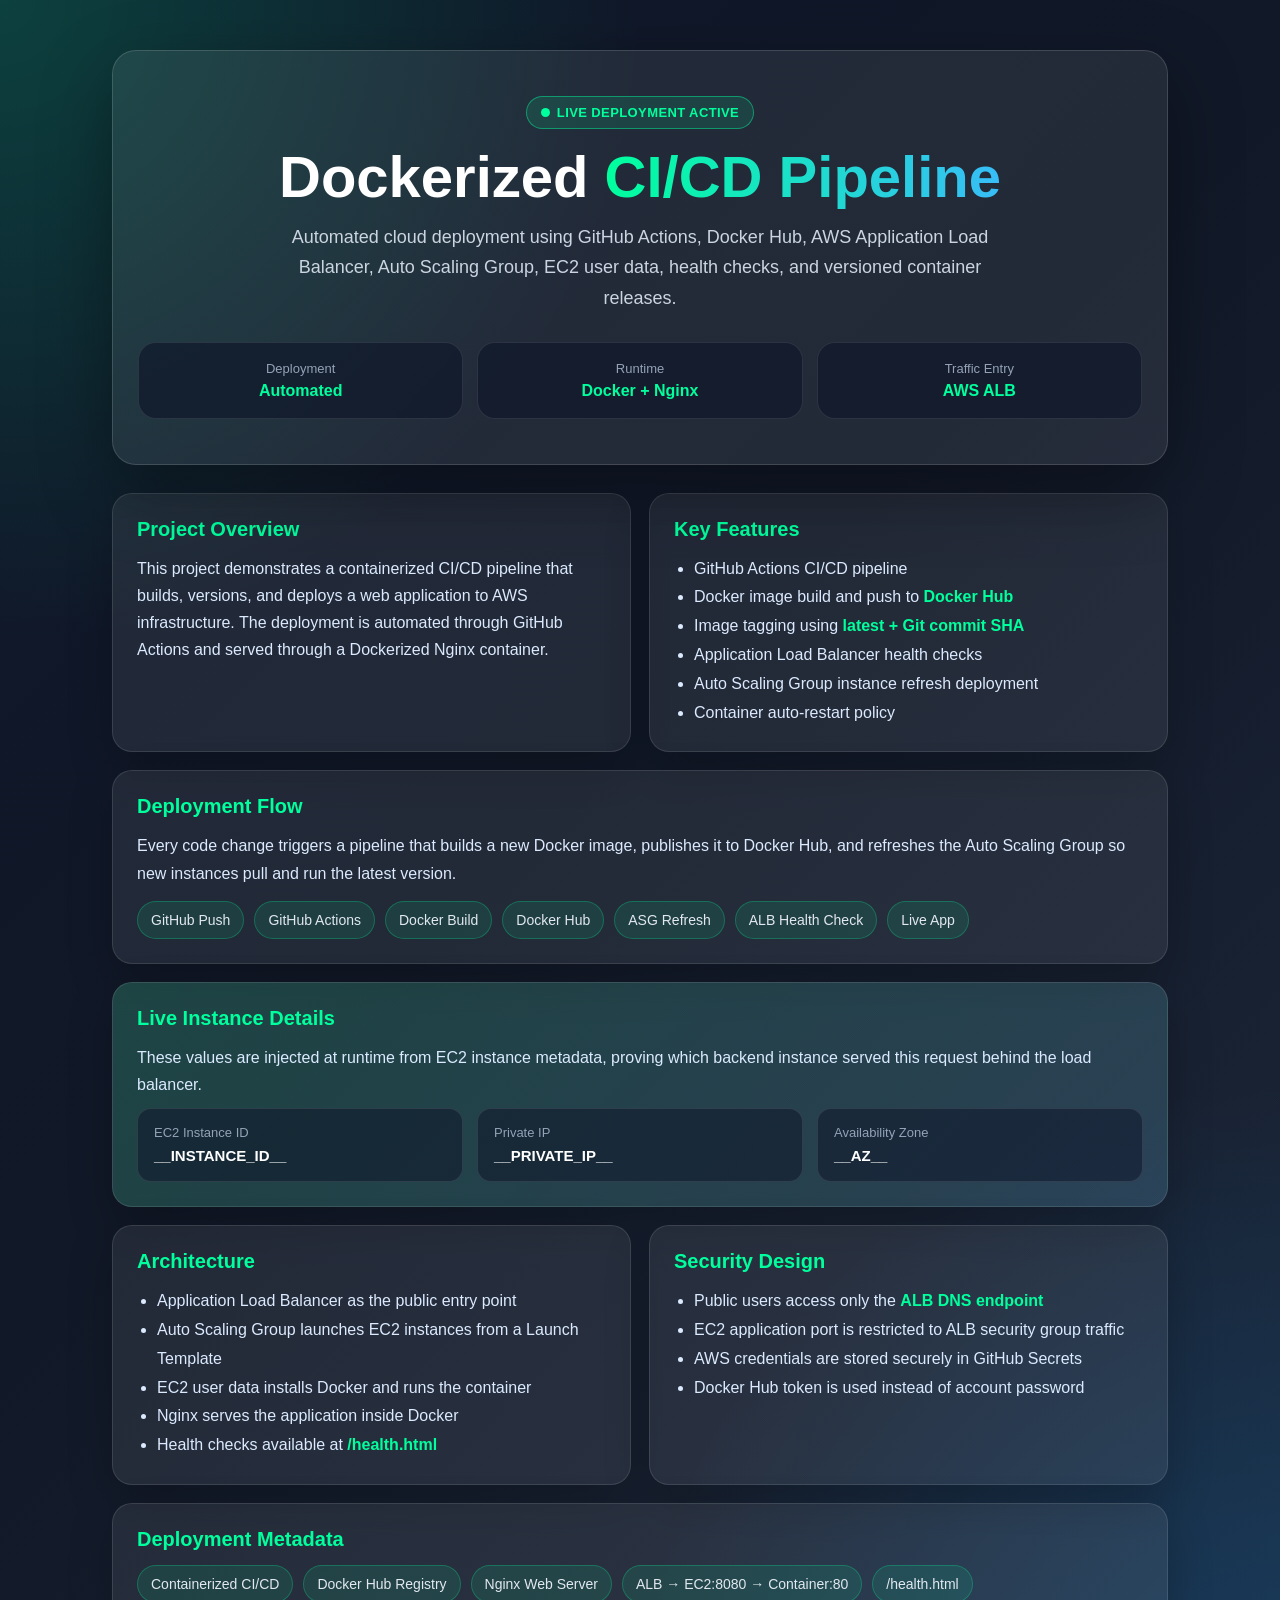
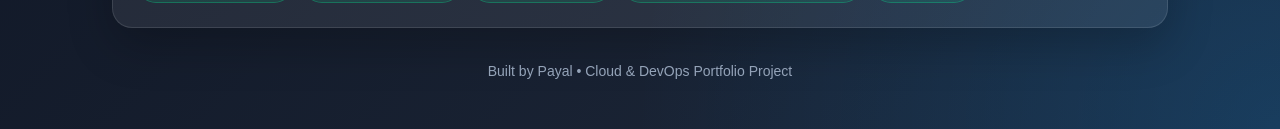
<file: index.html>
<!DOCTYPE html>
<html lang="en">
<head>
  <meta charset="UTF-8" />
  <meta name="viewport" content="width=device-width, initial-scale=1.0" />
  <title>CI/CD Pipeline | Docker Deployment</title>

  <style>
    * {
      box-sizing: border-box;
    }

    body {
      margin: 0;
      font-family: Arial, Helvetica, sans-serif;
      background:
        radial-gradient(circle at top left, rgba(0, 255, 157, 0.18), transparent 30%),
        radial-gradient(circle at bottom right, rgba(0, 153, 255, 0.18), transparent 30%),
        linear-gradient(135deg, #0f172a, #111827 45%, #1e293b);
      color: #ffffff;
      min-height: 100vh;
    }

    .container {
      max-width: 1100px;
      margin: auto;
      padding: 50px 22px;
      opacity: 0;
      transform: translateY(24px);
      animation: fadeIn 0.9s ease-out forwards;
    }

    .hero {
      text-align: center;
      padding: 45px 25px;
      border-radius: 24px;
      background: rgba(255, 255, 255, 0.08);
      border: 1px solid rgba(255, 255, 255, 0.14);
      box-shadow: 0 25px 70px rgba(0, 0, 0, 0.35);
      backdrop-filter: blur(14px);
      margin-bottom: 28px;
    }

    .badge {
      display: inline-block;
      padding: 8px 14px;
      border-radius: 999px;
      background: rgba(0, 255, 157, 0.12);
      border: 1px solid rgba(0, 255, 157, 0.45);
      color: #00ff9d;
      font-size: 13px;
      font-weight: 700;
      letter-spacing: 0.4px;
      margin-bottom: 18px;
    }

    h1 {
      font-size: clamp(34px, 5vw, 58px);
      margin: 0 0 14px;
      line-height: 1.05;
    }

    .gradient-text {
      background: linear-gradient(90deg, #00ff9d, #38bdf8);
      -webkit-background-clip: text;
      -webkit-text-fill-color: transparent;
    }

    .tagline {
      max-width: 760px;
      margin: 0 auto;
      font-size: 18px;
      line-height: 1.7;
      color: #cbd5e1;
    }

    .status-row {
      display: grid;
      grid-template-columns: repeat(3, 1fr);
      gap: 14px;
      margin-top: 28px;
    }

    .status-box {
      padding: 18px;
      border-radius: 18px;
      background: rgba(15, 23, 42, 0.7);
      border: 1px solid rgba(255, 255, 255, 0.1);
      text-align: center;
    }

    .status-box span {
      display: block;
      color: #94a3b8;
      font-size: 13px;
      margin-bottom: 6px;
    }

    .status-box strong {
      color: #00ff9d;
      font-size: 16px;
    }

    .grid {
      display: grid;
      grid-template-columns: repeat(2, 1fr);
      gap: 18px;
    }

    .card {
      background: rgba(255, 255, 255, 0.075);
      border: 1px solid rgba(255, 255, 255, 0.11);
      padding: 24px;
      border-radius: 20px;
      text-align: left;
      box-shadow: 0 18px 45px rgba(0, 0, 0, 0.22);
      transition: transform 0.25s ease, border-color 0.25s ease, background 0.25s ease;
    }

    .card:hover {
      transform: translateY(-4px);
      border-color: rgba(0, 255, 157, 0.42);
      background: rgba(255, 255, 255, 0.1);
    }

    .card h3 {
      margin: 0 0 14px;
      color: #00ff9d;
      font-size: 20px;
    }

    .card p {
      color: #dbeafe;
      line-height: 1.7;
      margin: 0;
    }

    ul {
      margin: 0;
      padding-left: 20px;
      color: #dbeafe;
      line-height: 1.8;
    }

    .highlight {
      color: #00ff9d;
      font-weight: 700;
    }

    .instance-card {
      grid-column: 1 / -1;
      background:
        linear-gradient(135deg, rgba(0, 255, 157, 0.13), rgba(56, 189, 248, 0.10)),
        rgba(255, 255, 255, 0.075);
    }

    .instance-grid {
      display: grid;
      grid-template-columns: repeat(3, 1fr);
      gap: 14px;
      margin-top: 10px;
    }

    .instance-item {
      padding: 16px;
      border-radius: 14px;
      background: rgba(15, 23, 42, 0.55);
      border: 1px solid rgba(255, 255, 255, 0.1);
      overflow-wrap: anywhere;
    }

    .instance-item span {
      display: block;
      color: #94a3b8;
      font-size: 13px;
      margin-bottom: 7px;
    }

    .instance-item strong {
      color: #ffffff;
      font-size: 15px;
    }

    .flow {
      grid-column: 1 / -1;
    }

    .flow-line {
      display: flex;
      flex-wrap: wrap;
      gap: 10px;
      margin-top: 14px;
    }

    .flow-chip {
      padding: 10px 13px;
      border-radius: 999px;
      background: rgba(0, 255, 157, 0.1);
      border: 1px solid rgba(0, 255, 157, 0.25);
      color: #e2e8f0;
      font-size: 14px;
    }

    footer {
      margin-top: 35px;
      text-align: center;
      color: #94a3b8;
      font-size: 14px;
    }

    .pulse {
      display: inline-block;
      width: 9px;
      height: 9px;
      border-radius: 50%;
      background: #00ff9d;
      box-shadow: 0 0 0 rgba(0, 255, 157, 0.7);
      animation: pulse 1.8s infinite;
      margin-right: 7px;
    }

    @keyframes fadeIn {
      to {
        opacity: 1;
        transform: translateY(0);
      }
    }

    @keyframes pulse {
      0% {
        box-shadow: 0 0 0 0 rgba(0, 255, 157, 0.7);
      }
      70% {
        box-shadow: 0 0 0 12px rgba(0, 255, 157, 0);
      }
      100% {
        box-shadow: 0 0 0 0 rgba(0, 255, 157, 0);
      }
    }

    @media (max-width: 800px) {
      .grid,
      .status-row,
      .instance-grid {
        grid-template-columns: 1fr;
      }

      .hero {
        padding: 34px 18px;
      }
    }
  </style>
</head>

<body>
  <div class="container">

    <section class="hero">
      <div class="badge"><span class="pulse"></span>LIVE DEPLOYMENT ACTIVE</div>
      <h1>Dockerized <span class="gradient-text">CI/CD Pipeline</span></h1>
      <p class="tagline">
        Automated cloud deployment using GitHub Actions, Docker Hub, AWS Application Load Balancer,
        Auto Scaling Group, EC2 user data, health checks, and versioned container releases.
      </p>

      <div class="status-row">
        <div class="status-box">
          <span>Deployment</span>
          <strong>Automated</strong>
        </div>
        <div class="status-box">
          <span>Runtime</span>
          <strong>Docker + Nginx</strong>
        </div>
        <div class="status-box">
          <span>Traffic Entry</span>
          <strong>AWS ALB</strong>
        </div>
      </div>
    </section>

    <div class="grid">

      <div class="card">
        <h3>Project Overview</h3>
        <p>
          This project demonstrates a containerized CI/CD pipeline that builds, versions, and deploys
          a web application to AWS infrastructure. The deployment is automated through GitHub Actions
          and served through a Dockerized Nginx container.
        </p>
      </div>

      <div class="card">
        <h3>Key Features</h3>
        <ul>
          <li>GitHub Actions CI/CD pipeline</li>
          <li>Docker image build and push to <span class="highlight">Docker Hub</span></li>
          <li>Image tagging using <span class="highlight">latest + Git commit SHA</span></li>
          <li>Application Load Balancer health checks</li>
          <li>Auto Scaling Group instance refresh deployment</li>
          <li>Container auto-restart policy</li>
        </ul>
      </div>

      <div class="card flow">
        <h3>Deployment Flow</h3>
        <p>
          Every code change triggers a pipeline that builds a new Docker image, publishes it to Docker Hub,
          and refreshes the Auto Scaling Group so new instances pull and run the latest version.
        </p>
        <div class="flow-line">
          <div class="flow-chip">GitHub Push</div>
          <div class="flow-chip">GitHub Actions</div>
          <div class="flow-chip">Docker Build</div>
          <div class="flow-chip">Docker Hub</div>
          <div class="flow-chip">ASG Refresh</div>
          <div class="flow-chip">ALB Health Check</div>
          <div class="flow-chip">Live App</div>
        </div>
      </div>

      <div class="card instance-card">
        <h3>Live Instance Details</h3>
        <p>
          These values are injected at runtime from EC2 instance metadata, proving which backend instance
          served this request behind the load balancer.
        </p>

        <div class="instance-grid">
          <div class="instance-item">
            <span>EC2 Instance ID</span>
            <strong>__INSTANCE_ID__</strong>
          </div>
          <div class="instance-item">
            <span>Private IP</span>
            <strong>__PRIVATE_IP__</strong>
          </div>
          <div class="instance-item">
            <span>Availability Zone</span>
            <strong>__AZ__</strong>
          </div>
        </div>
      </div>

      <div class="card">
        <h3>Architecture</h3>
        <ul>
          <li>Application Load Balancer as the public entry point</li>
          <li>Auto Scaling Group launches EC2 instances from a Launch Template</li>
          <li>EC2 user data installs Docker and runs the container</li>
          <li>Nginx serves the application inside Docker</li>
          <li>Health checks available at <span class="highlight">/health.html</span></li>
        </ul>
      </div>

      <div class="card">
        <h3>Security Design</h3>
        <ul>
          <li>Public users access only the <span class="highlight">ALB DNS endpoint</span></li>
          <li>EC2 application port is restricted to ALB security group traffic</li>
          <li>AWS credentials are stored securely in GitHub Secrets</li>
          <li>Docker Hub token is used instead of account password</li>
        </ul>
      </div>

      <div class="card flow">
        <h3>Deployment Metadata</h3>
        <div class="flow-line">
          <div class="flow-chip">Containerized CI/CD</div>
          <div class="flow-chip">Docker Hub Registry</div>
          <div class="flow-chip">Nginx Web Server</div>
          <div class="flow-chip">ALB → EC2:8080 → Container:80</div>
          <div class="flow-chip">/health.html</div>
        </div>
      </div>

    </div>

    <footer>
      Built by Payal • Cloud & DevOps Portfolio Project
    </footer>

  </div>
</body>
</html>
</file>
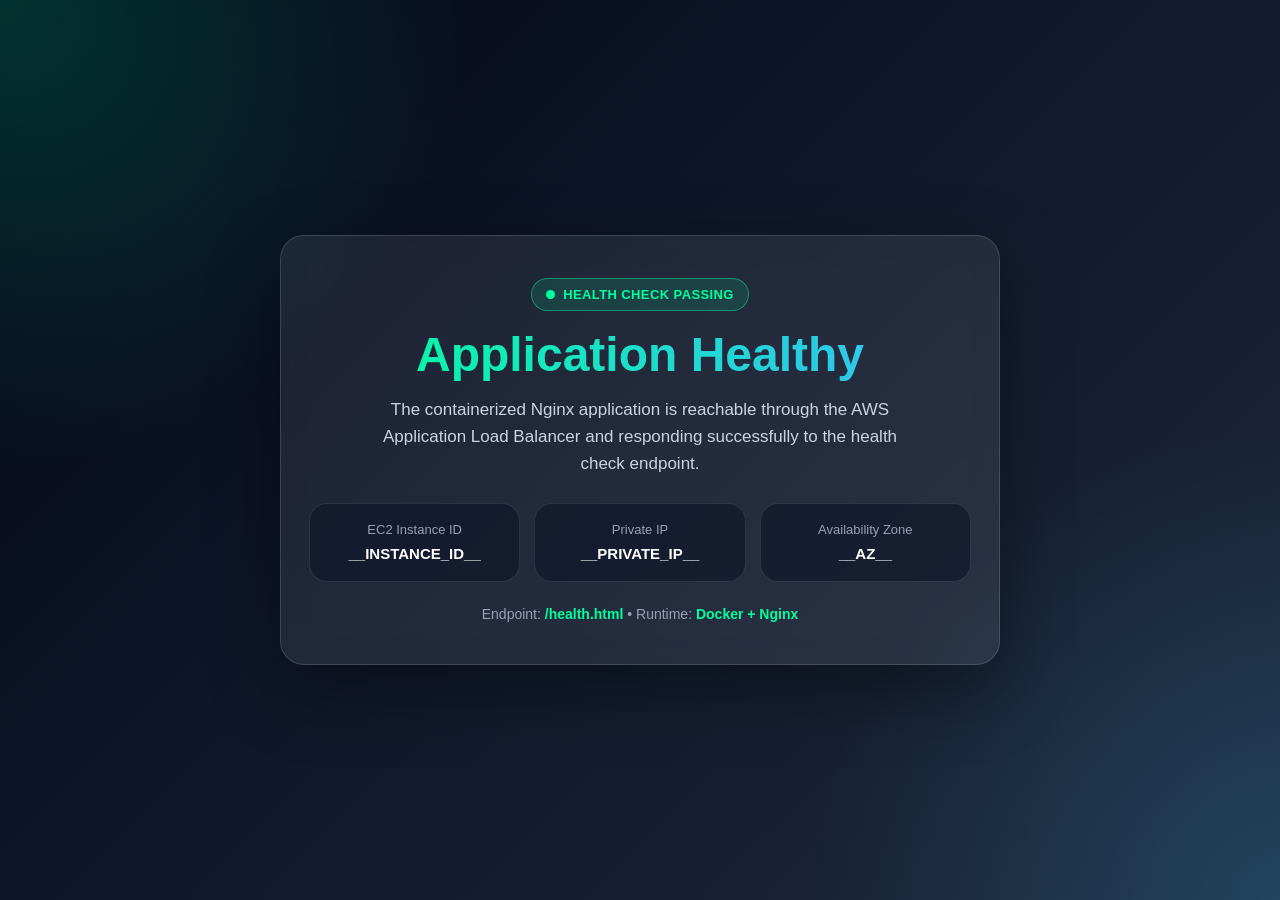
<file: health.html>
<!DOCTYPE html>
<html lang="en">
<head>
  <meta charset="UTF-8" />
  <meta name="viewport" content="width=device-width, initial-scale=1.0" />
  <title>Health Check | Project 3</title>

  <style>
    * {
      box-sizing: border-box;
    }

    body {
      margin: 0;
      min-height: 100vh;
      display: flex;
      align-items: center;
      justify-content: center;
      font-family: Arial, Helvetica, sans-serif;
      background:
        radial-gradient(circle at top left, rgba(0, 255, 157, 0.18), transparent 30%),
        radial-gradient(circle at bottom right, rgba(56, 189, 248, 0.18), transparent 30%),
        linear-gradient(135deg, #020617, #0f172a 45%, #1e293b);
      color: #ffffff;
      padding: 20px;
    }

    .container {
      width: min(720px, 100%);
      text-align: center;
      padding: 42px 28px;
      border-radius: 24px;
      background: rgba(255, 255, 255, 0.08);
      border: 1px solid rgba(255, 255, 255, 0.14);
      backdrop-filter: blur(14px);
      box-shadow: 0 25px 70px rgba(0, 0, 0, 0.38);
      opacity: 0;
      transform: translateY(18px) scale(0.97);
      animation: fadeIn 0.85s ease-out forwards;
    }

    .badge {
      display: inline-flex;
      align-items: center;
      gap: 8px;
      padding: 8px 14px;
      border-radius: 999px;
      background: rgba(0, 255, 157, 0.12);
      border: 1px solid rgba(0, 255, 157, 0.45);
      color: #00ff9d;
      font-size: 13px;
      font-weight: 700;
      letter-spacing: 0.4px;
      margin-bottom: 18px;
    }

    .dot {
      width: 9px;
      height: 9px;
      border-radius: 50%;
      background: #00ff9d;
      box-shadow: 0 0 0 rgba(0, 255, 157, 0.7);
      animation: ping 1.8s infinite;
    }

    h1 {
      margin: 0;
      font-size: clamp(32px, 5vw, 48px);
      line-height: 1.1;
      background: linear-gradient(90deg, #00ff9d, #38bdf8);
      -webkit-background-clip: text;
      -webkit-text-fill-color: transparent;
    }

    .subtitle {
      margin: 14px auto 26px;
      max-width: 560px;
      font-size: 17px;
      line-height: 1.6;
      color: #cbd5e1;
    }

    .meta {
      display: grid;
      grid-template-columns: repeat(3, 1fr);
      gap: 14px;
      margin-top: 22px;
    }

    .meta-card {
      padding: 18px;
      border-radius: 18px;
      background: rgba(15, 23, 42, 0.68);
      border: 1px solid rgba(255, 255, 255, 0.11);
      overflow-wrap: anywhere;
    }

    .meta-card span {
      display: block;
      margin-bottom: 8px;
      color: #94a3b8;
      font-size: 13px;
    }

    .meta-card strong {
      color: #ffffff;
      font-size: 15px;
    }

    .footer-note {
      margin-top: 24px;
      color: #94a3b8;
      font-size: 14px;
    }

    .highlight {
      color: #00ff9d;
      font-weight: 700;
    }

    @keyframes fadeIn {
      to {
        opacity: 1;
        transform: translateY(0) scale(1);
      }
    }

    @keyframes ping {
      0% {
        box-shadow: 0 0 0 0 rgba(0, 255, 157, 0.7);
      }
      70% {
        box-shadow: 0 0 0 12px rgba(0, 255, 157, 0);
      }
      100% {
        box-shadow: 0 0 0 0 rgba(0, 255, 157, 0);
      }
    }

    @media (max-width: 760px) {
      .meta {
        grid-template-columns: 1fr;
      }

      .container {
        padding: 34px 20px;
      }
    }
  </style>
</head>

<body>
  <main class="container">
    <div class="badge">
      <span class="dot"></span>
      HEALTH CHECK PASSING
    </div>

    <h1>Application Healthy</h1>

    <p class="subtitle">
      The containerized Nginx application is reachable through the AWS Application Load Balancer
      and responding successfully to the health check endpoint.
    </p>

    <section class="meta">
      <div class="meta-card">
        <span>EC2 Instance ID</span>
        <strong>__INSTANCE_ID__</strong>
      </div>

      <div class="meta-card">
        <span>Private IP</span>
        <strong>__PRIVATE_IP__</strong>
      </div>

      <div class="meta-card">
        <span>Availability Zone</span>
        <strong>__AZ__</strong>
      </div>
    </section>

    <div class="footer-note">
      Endpoint: <span class="highlight">/health.html</span> • Runtime: <span class="highlight">Docker + Nginx</span>
    </div>
  </main>
</body>
</html>
</file>
